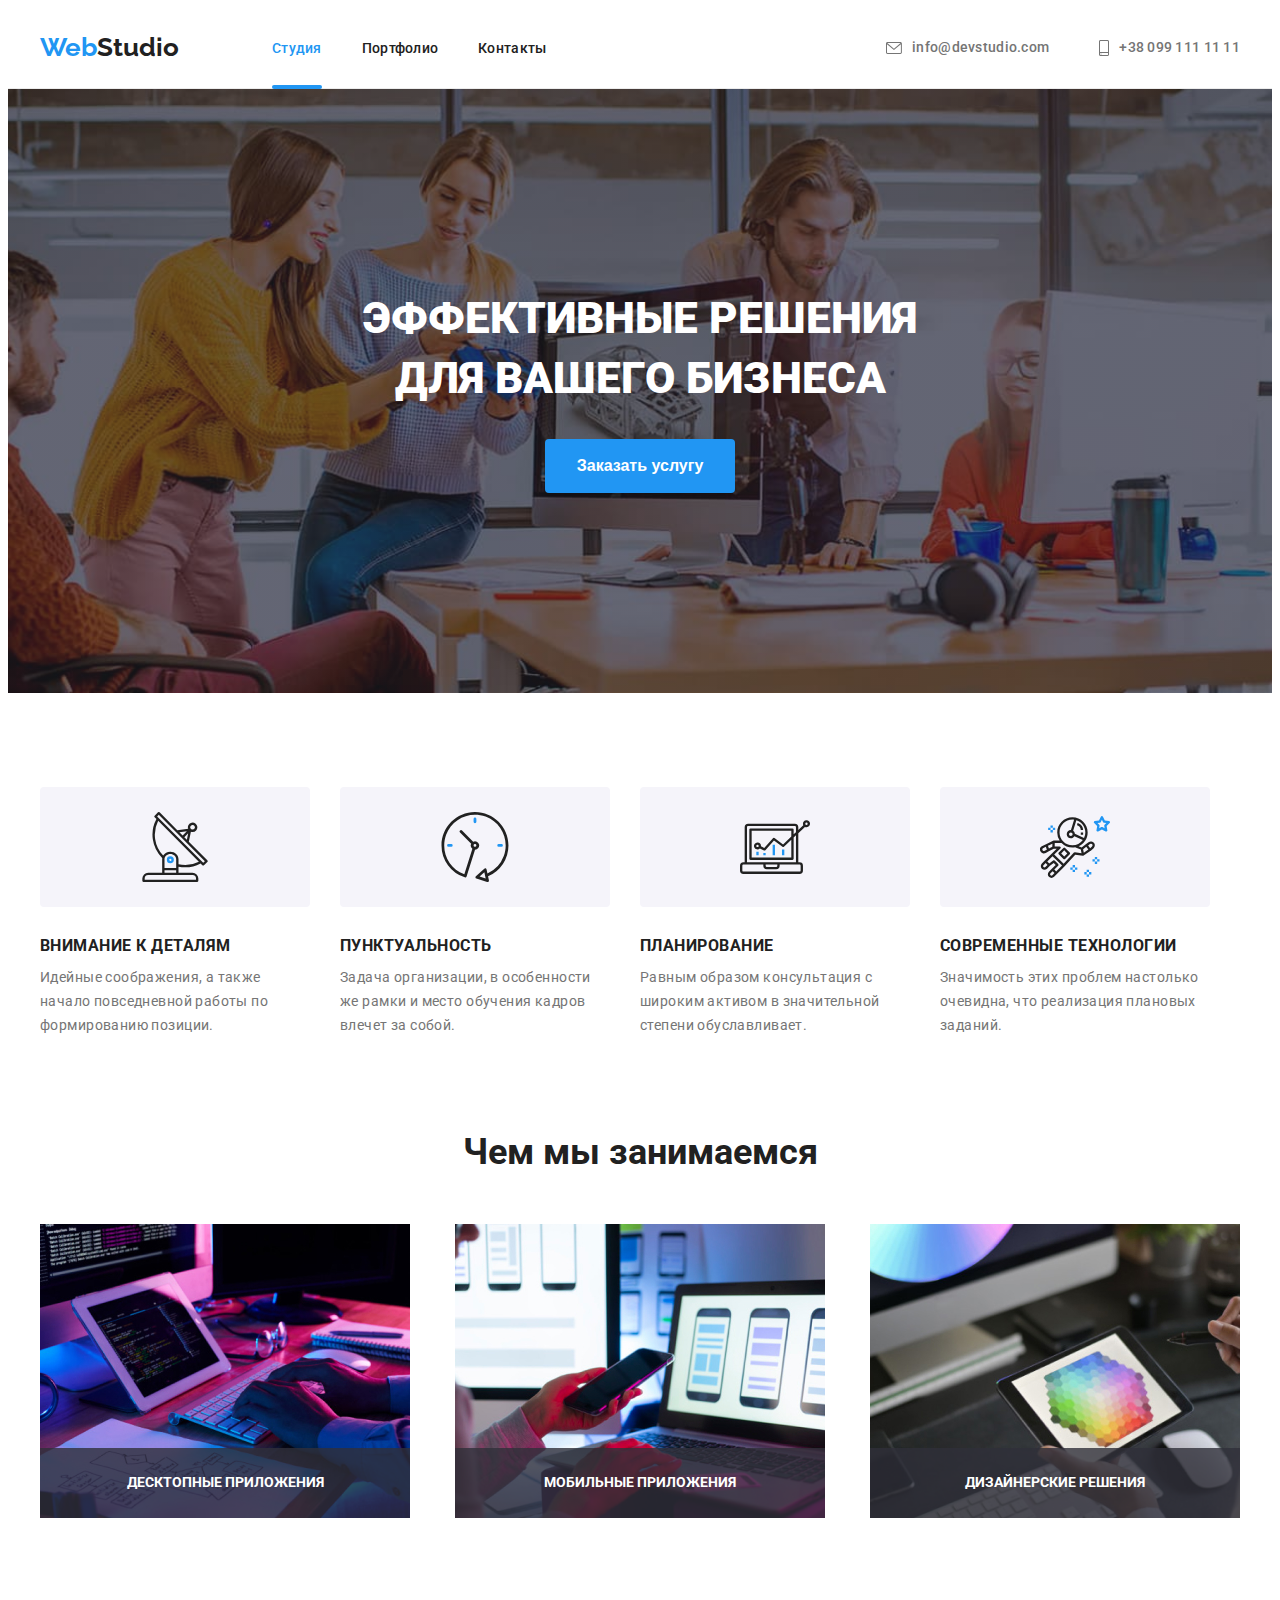
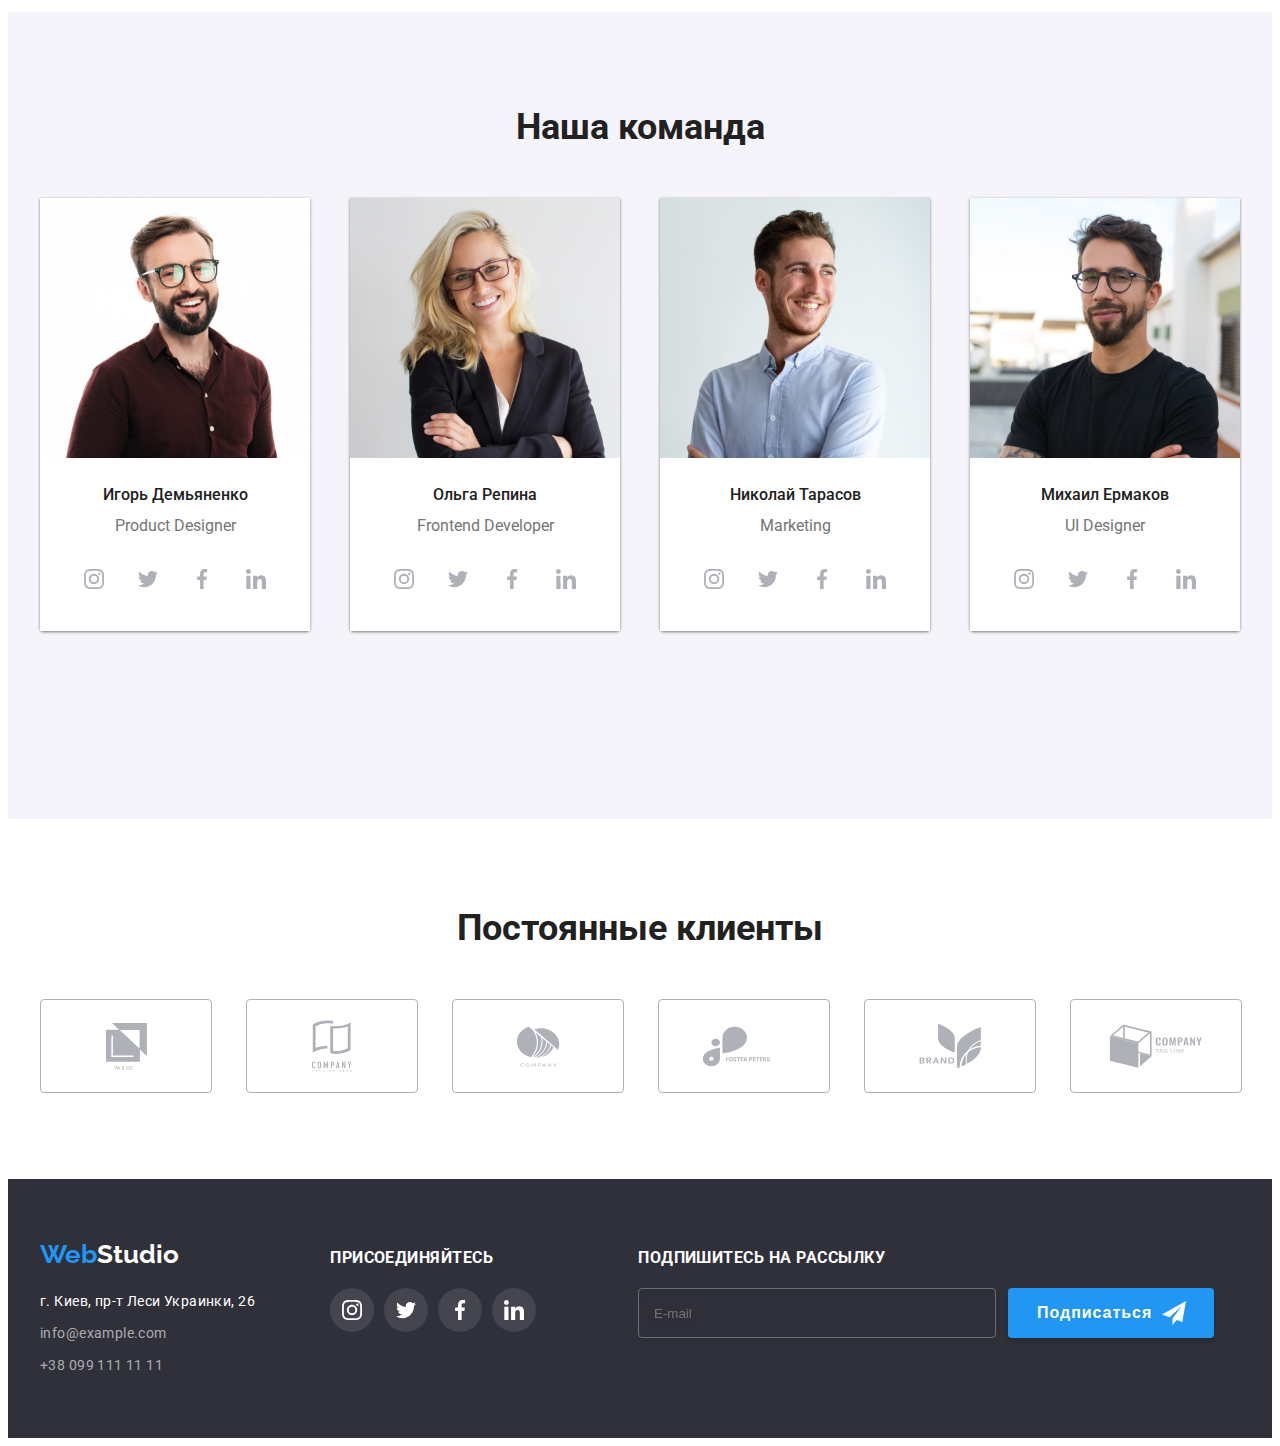
<file: index.html>
<!DOCTYPE html>
<html lang="en">
<head>
    <meta charset="UTF-8">
    <meta http-equiv="X-UA-Compatible" content="IE=edge">
    <meta name="viewport" content="width=device-width, initial-scale=1.0">
    <title>Document</title>
    <link rel="preconnect" href="https://fonts.gstatic.com">
    <link href="https://fonts.googleapis.com/css2?family=Raleway:wght@700&family=Roboto:wght@400;500;700;900&display=swap"
        rel="stylesheet">
    <link rel="stylesheet" href="https://cdnjs.cloudflare.com/ajax/libs/modern-normalize/1.1.0/modern-normalize.min.css"
        integrity="sha512-wpPYUAdjBVSE4KJnH1VR1HeZfpl1ub8YT/NKx4PuQ5NmX2tKuGu6U/JRp5y+Y8XG2tV+wKQpNHVUX03MfMFn9Q=="
        crossorigin="anonymous" referrerpolicy="no-referrer" />
    <link rel="stylesheet" href="https://cdnjs.cloudflare.com/ajax/libs/animate.css/4.1.1/animate.min.css" />
    <link rel="stylesheet" href="./css/main.min.css">
</head>

<body>
    <header class="header bord">
        <div class="container header-cont">
            <nav class="navigation ">
                <a class="logo link " href="./index.html"><span class="logo-text">Web</span>Studio</a>
                <ul class="menu">
                    <li class="menu__item list">
                        <a class="menu__link link current header-link" href="">Студия</a>
                    </li>
                    <li class="menu__item list">
                        <a class="menu__link link header-link" href="./portfolio.html">Портфолио</a>
                    </li>
                    <li class="menu__item list">
                        <a class="menu__link link header-link" href="">Контакты</a>
                    </li>
                </ul>
            </nav>
            
            <ul class="auth-nav list header">
                <li>
                    <a class="mail-link link header-link" href="mailto:info@devstudio.com">
                        <svg class="icon-mail">
                            <use href="./images/sprite.svg#icon-envelope"></use>
                        </svg>
                        info@devstudio.com
                    </a>
                </li>
                <li>
                    <a class="tel-link link header-link" href="tel:+380991111111">
                        <svg class="icon-phon">
                            <use href="./images/sprite.svg#icon-smartphone"></use>
                        </svg>
                        +38 099 111 11 11
                    </a>
                </li>
            </ul>
        </div>
    </header>
    <main>
        <section class="hero">
                <div class="container">
                    <h1 class="hero__title down">ЭФФЕКТИВНЫЕ РЕШЕНИЯ <br /> ДЛЯ ВАШЕГО БИЗНЕСА</h1>
                
                    <button class="modal-btn" type="button" data-modal-open>Заказать услугу</button>
                </div>
        </section>
        
        <section class="skill">
            <div class="container">
                <h2 class="skill__title visually-hidden">Заголовок</h2>
                    <ul class="skill__roster list"> 
                        <li class="skill__item">
                            <div class="icon-group">
                                <svg width="70px" height="70px">
                                    <use href="./images/sprite.svg#icon-antenna"></use>
                                </svg>
                            </div>
                            <h3 class="roster__title roster_down">Внимание к деталям</h3>
                            <p class="skill__description">Идейные соображения, а также начало повседневной работы по формированию позиции.</p>
                            
                        </li>
                        <li class="skill__item">
                            <div class="icon-group">
                                <svg width="70px" height="70px">
                                    <use href="./images/sprite.svg#icon-clock"></use>
                                </svg>
                            </div>
                            <h3 class="roster__title roster_down" >Пунктуальность</h3>
                            <p class="skill__description" >Задача организации, в особенности же рамки и место обучения кадров влечет за собой.</p>
                        </li>
                        <li class="skill__item">
                            <div class="icon-group">
                                <svg width="70px" height="70px">
                                    <use href="./images/sprite.svg#icon-diagram-1"></use>
                                </svg>
                            </div>
                            <h3 class="roster__title roster_down">Планирование</h3>
                            <p class="skill__description" >Равным образом консультация с широким активом в значительной степени обуславливает.</p>
                        </li>
                        <li class="skill__item">
                            <div class="icon-group">
                                <svg width="70px" height="70px">
                                    <use href="./images/sprite.svg#icon-astronaut"></use>
                                </svg>
                            </div>
                            <h3 class="roster__title roster_down" >Современные технологии</h3>
                            <p class="skill__description">Значимость этих проблем настолько очевидна, что реализация плановых заданий.</p>
                        </li>
                </ul>
            </div>
        </section>
        
        <section class="work">
            <div class="container">
            <h2 class="work__title" lang="ru">Чем мы занимаемся</h2>
            <ul class="work__roster list " >
                <li class="work__top">
                    <img src="./images/зображення_роб._cтолу1.jpg" alt="зображення робочого столу" width="370" height="294">
                    <P class="work__list">Десктопные приложения</P>
                </li>
                <li class="work__top">
                    <img src="./images/зображення_роб._cтолу2.jpg" alt="зображення робочого столу" width="370" height="294">
                    <P class="work__list">Мобильные приложения</P>
                </li>
                <li class="work__top">
                    <img src="./images/зображення_роб._cтолу3.jpg" alt="зображення робочого столу" width="370" height="294">
                    <P class="work__list">Дизайнерские решения</P>
                </li>
            </ul>
            </div>
        </section>
        
        <section class="team" >
            <div class="container">
                <h2 class="team__title">Наша команда</h2>
                <ul class="team__roster list">
                    <li class="team__list">
                        <img src="./images/фото_Игорь_Демьяненко.jpg" alt="foto Product Designer Игорь Демьяненко" width="270" height="260">
                        <div class="team-describe">
                            <h3 class="team__member">Игорь Демьяненко</h3>
                            <p class="team__activity">Product Designer</p>
                            <ul class="social-list list">
                                <li class="social-list_team">
                                    <a href="" class="social-list-link">
                                        <svg class="social-list-icon">
                                            <use class="icon-social" href="./images/sprite.svg#icon-instagram"></use>                                      
                                        </svg>
                                    </a>
                                </li>
                                <li class="social-list_team">
                                    <a href="" class="social-list-link">
                                        <svg class="social-list-icon">
                                            <use href="./images/sprite.svg#icon-twitter"></use>
                                        </svg>
                                    </a>
                                </li>
                                <li class="social-list_team">
                                    <a href="" class="social-list-link">
                                        <svg class="social-list-icon">
                                            <use href="./images/sprite.svg#icon-facebook"></use>
                                        </svg>
                                    </a>
                                </li>
                                <li class="social-list_team">
                                    <a href="" class="social-list-link">
                                        <svg class="social-list-icon"> 
                                            <use href="./images/sprite.svg#icon-linkedin"></use>
                                        </svg>
                                    </a>
                                </li>
                            </ul>
                        </div>
                    </li>

                    <li class="team__list">
                        <img src="./images/фото_Ольга_Репина.jpg" alt="foto Frontend Developer Ольга Репина" width="270" height="260">
                        <div class="team-describe">
                            <h3 class="team__member">Ольга Репина</h3>
                            <p class="team__activity">Frontend Developer</p>
                            <ul class="social-list list">
                                <li class="social-list_team">
                                    <a href="" class="social-list-link">
                                        <svg class="social-list-icon">
                                            <use class="icon-social" href="./images/sprite.svg#icon-instagram"></use>
                                        </svg>
                                    </a>
                                </li>
                                <li class="social-list_team">
                                    <a href="" class="social-list-link">
                                        <svg class="social-list-icon">
                                            <use href="./images/sprite.svg#icon-twitter"></use>
                                        </svg>
                                    </a>
                                </li>
                                <li class="social-list_team">
                                    <a href="" class="social-list-link">
                                        <svg class="social-list-icon">
                                            <use href="./images/sprite.svg#icon-facebook"></use>
                                        </svg>
                                    </a>
                                </li>
                                <li class="social-list_team">
                                    <a href="" class="social-list-link">
                                        <svg class="social-list-icon">
                                            <use href="./images/sprite.svg#icon-linkedin"></use>
                                        </svg>
                                    </a>
                                </li>
                            </ul>
                        </div>
                    </li>

                    <li class="team__list">
                        <img src="./images/фото_Николай_Тарасов.jpg" alt="foto Marketing Михаил Ермаков" width="270" height="260">
                        <div class="team-describe">
                            <h3 class="team__member" >Николай Тарасов</h3>
                            
                            <P class="team__activity">Marketing</P>
                            <ul class="social-list list">
                                <li class="social-list_team">
                                    <a href="" class="social-list-link">
                                        <svg class="social-list-icon">
                                            <use class="icon-social" href="./images/sprite.svg#icon-instagram"></use>
                                        </svg>
                                    </a>
                                </li>
                                <li class="social-list_team">
                                    <a href="" class="social-list-link">
                                        <svg class="social-list-icon">
                                            <use href="./images/sprite.svg#icon-twitter"></use>
                                        </svg>
                                    </a>
                                </li>
                                <li class="social-list_team">
                                    <a href="" class="social-list-link">
                                        <svg class="social-list-icon">
                                            <use href="./images/sprite.svg#icon-facebook"></use>
                                        </svg>
                                    </a>
                                </li>
                                <li class="social-list_team">
                                    <a href="" class="social-list-link">
                                        <svg class="social-list-icon">
                                            <use href="./images/sprite.svg#icon-linkedin"></use>
                                        </svg>
                                    </a>
                                </li>
                            </ul>
                        </div>
                    </li>

                    <li class="team__list">
                        <img src="./images/фото_Михаил_Ермаков.jpg" alt="foto UI Designer Михаил Ермаков " width="270" height="260">
                        <div class="team-describe">
                            <h3 class="team__member">Михаил Ермаков</h3>
                            <p class="team__activity">UI Designer</p>
                            <ul class="social-list list">
                                <li class="social-list_team">
                                    <a href="" class="social-list-link">
                                        <svg class="social-list-icon">
                                            <use class="icon-social" href="./images/sprite.svg#icon-instagram"></use>
                                        </svg>
                                    </a>
                                </li>
                                <li class="social-list_team">
                                    <a href="" class="social-list-link">
                                        <svg class="social-list-icon">
                                            <use href="./images/sprite.svg#icon-twitter"></use>
                                        </svg>
                                    </a>
                                </li>
                                
                                <li class="social-list_team">
                                    <a href="" class="social-list-link">
                                        <svg class="social-list-icon">
                                            <use href="./images/sprite.svg#icon-facebook"></use>
                                        </svg>
                                    </a>
                                </li>
                                <li class="social-list_team">
                                    <a href="" class="social-list-link">
                                        <svg class="social-list-icon">
                                            <use href="./images/sprite.svg#icon-linkedin"></use>
                                        </svg>
                                    </a>
                                </li>
                            </ul>
                        </div>
                    </li>
                </ul>
            </div>
        </section>

        <section class="clients">
            <div class="container">
                <h2 class="team__title">Постоянные клиенты</h2>
                
                    <ul class="clients-list list">
                        <li class="icon-list">
                            <a href="" class="icon-list-link">
                                <svg class="clients-list-icon" width="41px" height="47px">
                                    <use class="icon-social" href="./images/sprite.svg#icon-group"></use>
                                </svg>
                            </a>
                        </li>
                            <li class="icon-list">
                                <a href="" class="icon-list-link">
                                    <svg class="clients-list-icon" width="40px" height="52px">
                                        <use class="icon-social" href="./images/sprite.svg#icon-group-1"></use>
                                    
                                    </svg>
                                </a>
                            </li>
                        <li class="icon-list">
                            <a href="" class="icon-list-link">
                                <svg class="clients-list-icon" width="44px" height="41px">
                                    <use class="icon-social" href="./images/sprite.svg#icon-group3"></use>
                                </svg>
                            </a>
                        </li>
                        <li class="icon-list">
                            <a href="" class="icon-list-link">
                                <svg class="clients-list-icon" width="85px" height="41px">
                                    <use class="icon-social" href="./images/sprite.svg#icon-group-2"></use>
                                </svg>
                            </a>
                        </li>
                        <li class="icon-list">
                            <a href="" class="icon-list-link">
                                <svg class="clients-list-icon" width="63px" height="46px">
                                    <use class="icon-social" href="./images/sprite.svg#icon-group-3"></use>
                                </svg>
                            </a>
                        </li>
                        <li class="icon-list">
                            <a href="" class="icon-list-link">
                                <svg class="clients-list-icon" width="94px" height="44px">
                                    <use class="icon-social" href="./images/sprite.svg#icon-group-4"></use>
                                </svg>
                            </a>
                        </li>
                        
                    </ul>
            </div>
        </section>
    </main>

    <footer class="footer">
        <div class="footer-information container">
            
            <div class="logo-second">
                    <a class="logo-footer link" href="./index.html"><span class="logo-text">Web</span><span
                            class="logo-txt">Studio</span>
                    </a>
                
                    <address class="footer-address">
                        <ul class="communication list">
                            <li class="address"><a class="location link" href="">г. Киев, пр-т Леси Украинки, 26</a></li>
                            <li class="footer-mail"><a class="communication-mail link"
                                    href="meilto:info@example.com">info@example.com</a></li>
                            <li class="footer-tel"><a class="communication-tel link" href="tel:+380991111111">+38 099 111 11 11</a></li>
                        </ul>
                    </address>
            </div>
           
            <div class="footer-right-box">
                <h3 class="footer-right-title">присоединяйтесь</h3>
                <ul class="footer-list list">
                    <li>
                        <a href="" class="footer-list-social">
                            <svg class="footer-list-icon">
                                <use href="./images/sprite.svg#icon-instagram" ></use>
                            </svg>
                        </a>
                    </li>
                    <li>
                        <a href="" class="footer-list-social">
                            <svg class="footer-list-icon">
                                <use href="./images/sprite.svg#icon-twitter"></use>
                            </svg>
                        </a>
                    </li>
                    <li>
                        <a href="" class="footer-list-social">
                            <svg class="footer-list-icon">
                                <use href="./images/sprite.svg#icon-facebook"></use>
                            </svg>
                        </a>
                    </li>
                    <li>
                        <a href="" class="footer-list-social">
                            <svg class="footer-list-icon">
                                <use href="./images/sprite.svg#icon-linkedin"></use>
                            </svg>
                        </a>
                    </li>
                </ul>
            </div>

            <form class="form-footer" >
                <h3 class="footer-right-title" >Подпишитесь на рассылку</h3>
               <div class="btn-input">
                    <input type="email" name="singup" id="singup" class="singup-footer-form" placeholder="E-mail" required>
                    <button type="submit" class="button-form">Подписаться
                        <svg class="svg-form-footer" width="24px" height="24px">
                            <use href="./images/sprite.svg#icon-telegram"></use>
                        </svg>
                    </button>
                </div>
            </form>
        </div>
    </footer>

    <div class="backdrop is-hidden" data-modal>
        <div class="modal">
            <button type="button" class="close-btn" data-modal-close>
                <svg class="close-btn-icon"  width="11px" height="11px" >
                    <use href="./images/sprite.svg#icon-close" ></use>
                </svg>
            </button>

            <form action="#" class="modal-form">
            <p class="modal-form-head">Оставьте свои данные, мы вам перезвоним</p>
               
                <label class="modal-form-field">Имя
                    <span class="modal-form-input-wrapper">
                        <input type="text" class="input-form-field" name="user-name" minlength="2" required>
                        <svg class="modal-form-icon">
                            <use href="./images/sprite.svg#icon-person-black"></use>
                        </svg>
                    </span>
                    
                </label>
                    
                <label class="modal-form-field">Телефон
                    <span class="modal-form-input-wrapper">
                        <input type="tel" class="input-form-field" name="user-phone" pattern="[0-9]{3}-[0-9]{3}-[0-9]{2}-[0-9]{2}" title="096-000-00-00" required>
                        <svg class="modal-form-icon">
                            <use href="./images/sprite.svg#icon-phone-black"></use>
                        </svg>
                    </span>
                </label>

                <label class="modal-form-field">Почта
                    <span class="modal-form-input-wrapper">
                        <input type="email" class="input-form-field" name="user-mail" required>
                        <svg class="modal-form-icon">
                            <use href="./images/sprite.svg#icon-email-black"></use>
                        </svg>
                    </span>
                </label>

                <label class="modal-form-field">Комментарий
                    <textarea name="user-message" class="modal-form-message" placeholder="Введите текст"></textarea>
                </label>
                    <input type="checkbox" id="accept-policy" class="modal-form-checkbox visually-hidden-checkbox" >
                    <label for="accept-policy" class="modal-form-checkbox-label">Соглашаюсь с рассылкой и принимаю&nbsp;<a href="" class="modal-form-label-link">Условия договора</a></label>
                <button type="submit" class="form-modal-btn">Отправить</button>
            </form>
        </div>
    </div>

    <script src="./js/modal.js"></script>
</body>

</html>
</file>
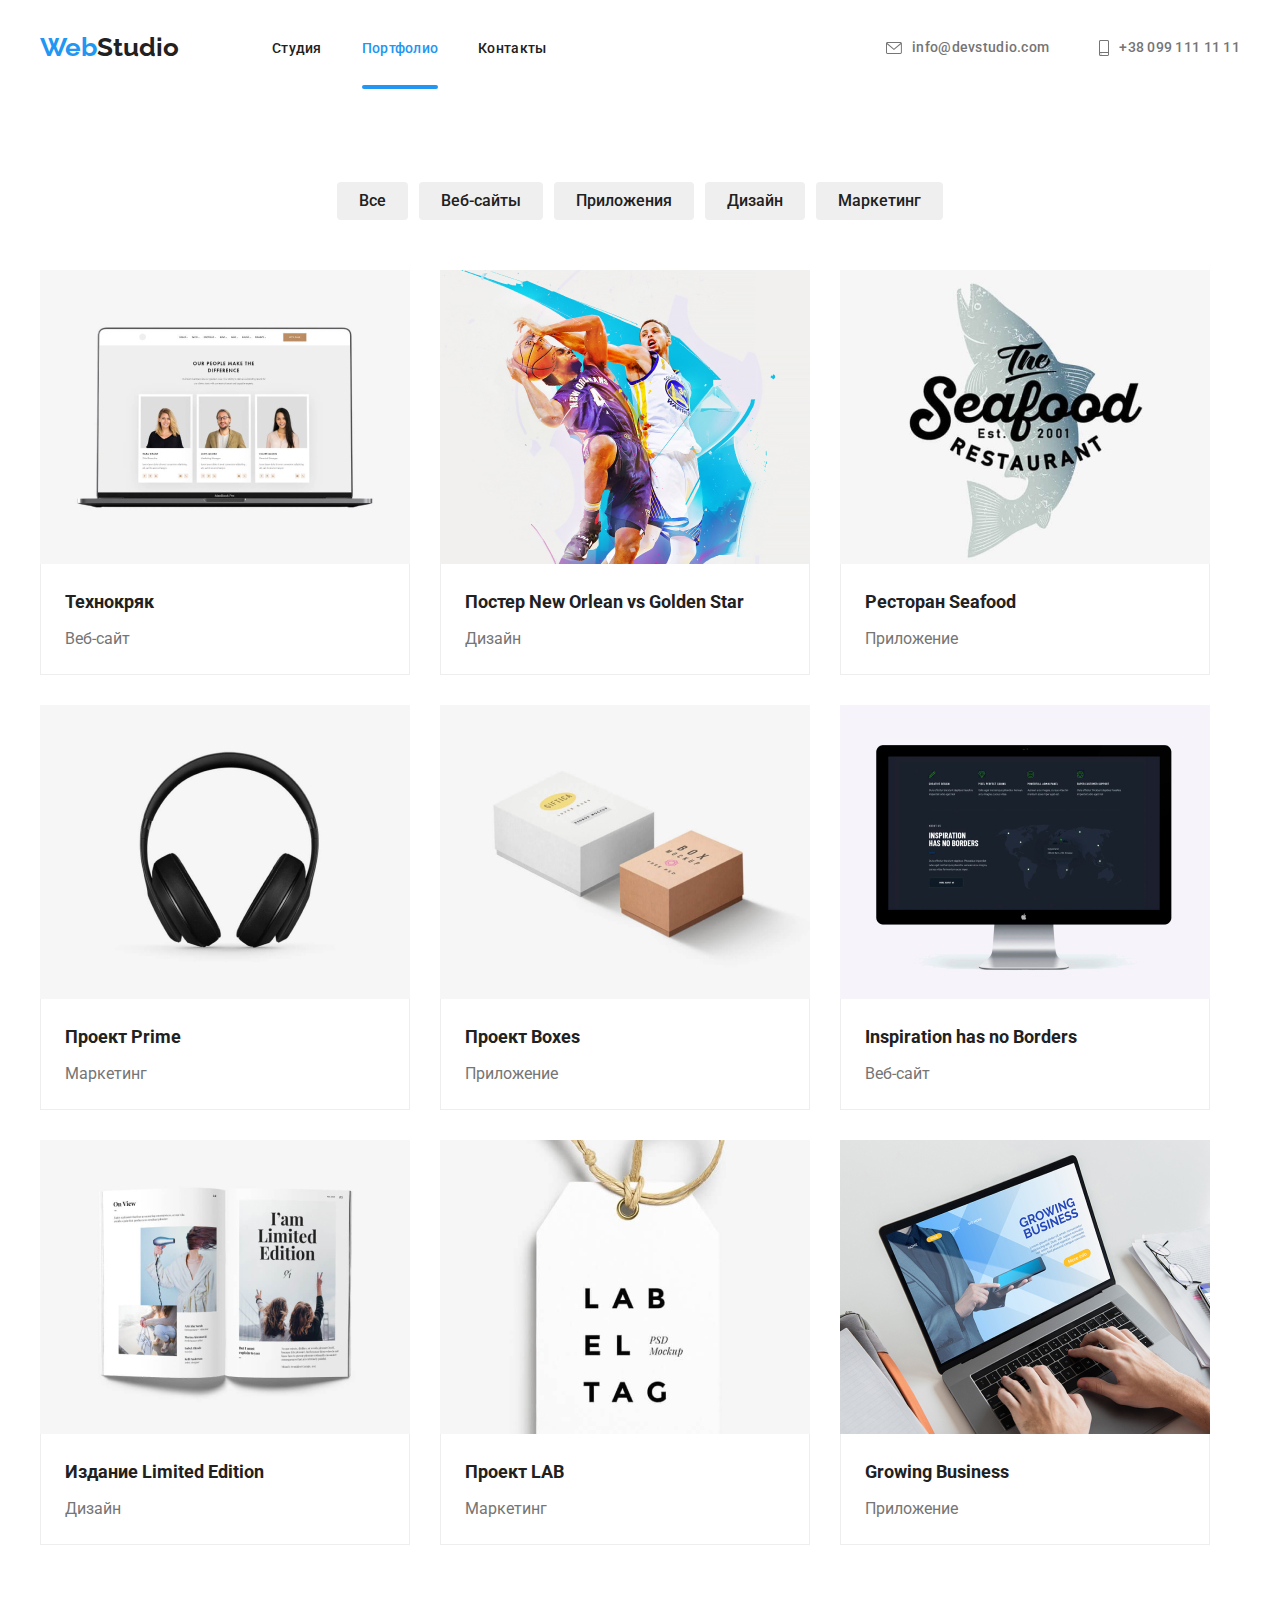
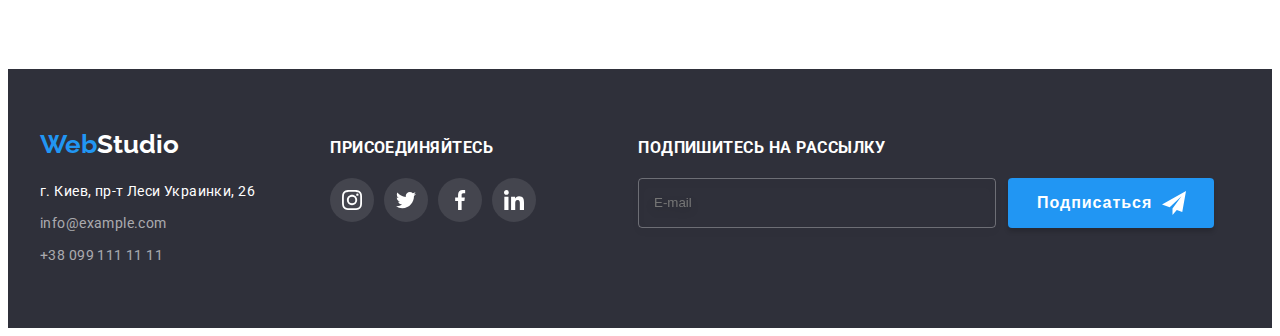
<file: portfolio.html>
<!DOCTYPE html>
<html lang="en">
<head>
    <meta charset="UTF-8">
    <meta http-equiv="X-UA-Compatible" content="IE=edge">
    <meta name="viewport" content="width=device-width, initial-scale=1.0">
    <title>Document</title>
    <link rel="preconnect" href="https://fonts.gstatic.com">
    <link href="https://fonts.googleapis.com/css2?family=Raleway:wght@700&family=Roboto:wght@400;500;700;900&display=swap"
        rel="stylesheet">
    <link rel="stylesheet" href="https://cdnjs.cloudflare.com/ajax/libs/modern-normalize/1.1.0/modern-normalize.min.css"
        integrity="sha512-wpPYUAdjBVSE4KJnH1VR1HeZfpl1ub8YT/NKx4PuQ5NmX2tKuGu6U/JRp5y+Y8XG2tV+wKQpNHVUX03MfMFn9Q=="
        crossorigin="anonymous" referrerpolicy="no-referrer" />
    <link rel="stylesheet" href="https://cdnjs.cloudflare.com/ajax/libs/animate.css/4.1.1/animate.min.css" />
    <link rel="stylesheet" href="./css/main.min.css">
</head>

<body>
    
    <header class="header-bord">
        <div class="container header-cont">
            <nav class="navigation">
                <a class="logo link" href="./index.html"><span class="logo-text">Web</span>Studio</a>
                <ul class="menu">
                    <li class="menu__item list">
                        <a class="menu__link link header-link" href="./index.html">Студия</a>
                    </li>
                    <li class="menu__item list">
                        <a class="menu__link link current header-link" href="./portfolio.html">Портфолио</a>
                    </li>
                    <li class="menu__item list">
                        <a class="menu__link link header-link" href="">Контакты</a>
                    </li>
                </ul>
            </nav>
    
            <ul class="auth-nav list header">
                <li>
                    <a class="mail-link link header-link" href="mailto:info@devstudio.com">
                        <svg class="icon-mail">
                            <use href="./images/sprite.svg#icon-envelope"></use>
                        </svg>
                        info@devstudio.com</a>
                </li>
                <li>
                    <a class="tel-link link header-link" href="tel:+380991111111">
                        <svg class="icon-phon">
                            <use href="./images/sprite.svg#icon-smartphone"></use>
                        </svg>
                        +38 099 111 11 11</a>
                </li>
            </ul>
        </div>
    </header>

    <main>
        <section class="section-skill">
            <div class="container">
                <h2 class="skill-title visually-hidden">заголовок</h2>
                <ul class="nav list">
                    <li class="list-butt">
                        <button class="nav-button" type="button">Все</button>
                    </li> 
                    <li class="list-butt">
                        <button class="nav-button" type="button">Веб-сайты</button>
                    </li> 
                    <li class="list-butt">
                        <button class="nav-button" type="button">Приложения</button>
                    </li> 
                    <li class="list-butt">
                        <button class="nav-button" type="button">Дизайн</button>
                    </li> 
                    <li class="list-butt">
                        <button class="nav-button" type="button">Маркетинг</button>
                    </li> 
                </ul>
            
        

        
            
                <ul class="card-list list"> 
                    <li class="portfolio-card">
                        <a class="card-way link" href="">
                            <div class="img-overlay">
                                <img class="imgwork" src="./images/зображення_ноутбука.jpg" alt="foto notebook" width="370" height="294">
                                <p class="overlay">Технокряк это современная площадка распространения коронавируса. Компании используют эту платформу
                                для цифрового шпионажа и атак на защищённые сервера конкурентов.</p>
                            </div>
                            
                            <div class="description">
                                <h3 class="card-title">Технокряк</h3>
                                <p class="card-text">Веб-сайт</p>
                            </div>
                        </a>
                    </li>
                    <li class="portfolio-card">
                        <a class="card-way link" href="">
                            <div class="img-overlay">
                                <img class="imgwork" src="./images/зображення_баскетболістів.jpg" alt="foto basketball players" width="370" height="294">
                                <p class="overlay">Технокряк это современная площадка распространения коронавируса. Компании используют эту платформу
                                для цифрового шпионажа и атак на защищённые сервера конкурентов.</p>
                            </div>
                        
                            <div class="description">
                                <h3 class="card-title">Постер New Orlean vs Golden Star</h3>
                                <p class="card-text">Дизайн</p>
                            </div>
                        </a>
                    </li>
                    <li class="portfolio-card">
                        <a class="card-way link" href="">
                            <div class="img-overlay">
                                <img class="imgwork" src="./images/зображення_акули.jpg" alt="foto shark" width="370" height="294">
                                <p class="overlay">Технокряк это современная площадка распространения коронавируса. Компании используют эту платформу
                                для цифрового шпионажа и атак на защищённые сервера конкурентов.</p>
                            </div>
                            
                            <div class="description">
                                <h3 class="card-title">Ресторан Seafood</h3>
                                <p class="card-text">Приложение</p>
                            </div>
                        </a>
                    </li>
                    <li class="portfolio-card">
                        <a class="card-way link" href="">
                            <div class="img-overlay">
                                <img class="imgwork" src="./images/зображення_навушники.jpg" alt="foto headphone" width="370" height="294">
                                <p class="overlay">Технокряк это современная площадка распространения коронавируса. Компании используют эту платформу
                                для цифрового шпионажа и атак на защищённые сервера конкурентов.</p>
                            </div>
                           
                            <div class="description">
                                <h3 class="card-title">Проект Prime</h3>
                                <p class="card-text">Маркетинг</p>
                            </div>
                        </a>
                    </li>
                    <li class="portfolio-card">
                        <a class="card-way link" href="">
                            <div class="img-overlay">
                                <img class="imgwork" src="./images/зображення_коробок.jpg" alt="foto Boxes" width="370" height="294">
                                <p class="overlay">Технокряк это современная площадка распространения коронавируса. Компании используют эту платформу
                                для цифрового шпионажа и атак на защищённые сервера конкурентов.</p>

                            </div>
                           
                            <div class="description">
                                <h3 class="card-title">Проект Boxes</h3>
                                <p class="card-text">Приложение</p>
                            </div>
                        </a>
                    </li>
                    <li class="portfolio-card">
                        <a class="card-way link" href="">
                            <div class="img-overlay">
                                <img class="imgwork" src="./images/зображення_монітора.jpg" alt="foto monitor" width="370" height="294">
                                <p class="overlay">Технокряк это современная площадка распространения коронавируса. Компании используют эту платформу
                                 для цифрового шпионажа и атак на защищённые сервера конкурентов.</p>
                            </div>
                           
                            <div class="description">
                                <h3 class="card-title">Inspiration has no Borders</h3>
                                <p class="card-text">Веб-сайт</p>
                            </div>
                        </a>
                    </li>
                    <li class="portfolio-card">
                        <a class="card-way link" href="">
                            <div class="img-overlay">
                                <img class="imgwork" src="./images/зображення_журнала.jpg" alt="foto magazine" width="370" height="294">
                                <p class="overlay">Технокряк это современная площадка распространения коронавируса. Компании используют эту платформу
                                для цифрового шпионажа и атак на защищённые сервера конкурентов.</p>
                            </div>
                           
                            <div class="description">
                                <h3 class="card-title">Издание Limited Edition</h3>
                                <p class="card-text">Дизайн</p>
                            </div>
                        </a>
                    </li>
                    <li class="portfolio-card">
                        <a class="card-way link" href="">
                            <div class="img-overlay">
                                <img class="imgwork" src="./images/зображенння_ярлика.jpg" alt="foto label" width="370" height="294">
                                <p class="overlay">Технокряк это современная площадка распространения коронавируса. Компании используют эту платформу
                                 для цифрового шпионажа и атак на защищённые сервера конкурентов.</p>
                            </div>
                            
                            <div class="description">
                                <h3 class="card-title">Проект LAB</h3>
                                <p class="card-text">Маркетинг</p>
                            </div>
                        </a>
                    </li>
                    <li class="portfolio-card">
                        <a class="card-way link" href="">
                            <div class="img-overlay">
                                <img class="imgwork" src="./images/зображення_робочого_столу.jpg" alt="foto Growing Business" width="370" height="294">
                                <p class="overlay">Технокряк это современная площадка распространения коронавируса. Компании используют эту платформу
                                для цифрового шпионажа и атак на защищённые сервера конкурентов.</p>

                            </div>
                            
                            <div class="description">
                                <h3 class="card-title">Growing Business</h3>
                                <p class="card-text">Приложение</p>
                            </div>
                        </a>
                    </li>
                </Ul>
            </div>
        </section>
    </main>

    <footer class="footer">
        <div class="footer-information container">
    
            <div class="logo-second">
                <a class="logo-footer link" href="./index.html"><span class="logo-text">Web</span><span
                        class="logo-txt">Studio</span>
                </a>
    
                <address class="footer-address">
                    <ul class="communication list">
                        <li class="address"><a class="location link" href="">г. Киев, пр-т Леси Украинки, 26</a></li>
                        <li class="footer-mail"><a class="communication-mail link"
                                href="meilto:info@example.com">info@example.com</a></li>
                        <li class="footer-tel"><a class="communication-tel link" href="tel:+380991111111">+38 099 111 11
                                11</a></li>
                    </ul>
                </address>
            </div>
    
            <div class="footer-right-box">
                <h3 class="footer-right-title">присоединяйтесь</h3>
                <ul class="footer-list list">
                    <li>
                        <a href="" class="footer-list-social">
                            <svg class="footer-list-icon">
                                <use href="./images/sprite.svg#icon-instagram"></use>
                            </svg>
                        </a>
                    </li>
                    <li>
                        <a href="" class="footer-list-social">
                            <svg class="footer-list-icon">
                                <use href="./images/sprite.svg#icon-twitter"></use>
                            </svg>
                        </a>
                    </li>
                    <li>
                        <a href="" class="footer-list-social">
                            <svg class="footer-list-icon">
                                <use href="./images/sprite.svg#icon-facebook"></use>
                            </svg>
                        </a>
                    </li>
                    <li>
                        <a href="" class="footer-list-social">
                            <svg class="footer-list-icon">
                                <use href="./images/sprite.svg#icon-linkedin"></use>
                            </svg>
                        </a>
                    </li>
                </ul>
            </div>
                    <form class="form-footer">
                        <h3 class="footer-right-title">Подпишитесь на рассылку</h3>
                        <div class="btn-input">
                            <input type="email" name="singup" id="singup" class="singup-footer-form" placeholder="E-mail" required>
                            <button type="submit" class="button-form">Подписаться
                                <svg class="svg-form-footer" width="24px" height="24px">
                                    <use href="./images/sprite.svg#icon-telegram"></use>
                                </svg>
                            </button>
                        </div>
                    </form>
        </div>
    </footer>
</body>
</html>
</file>
<file: css/main.min.css>
:root{--main-font: "Roboto", sans-serif;--secondary-font: "Raleway", sans-serif;--accent-color: #212121;--secondary-color: #2196f3;--third-color: #757575;--white-color: #ffffff}* *::before,*::after{box-sizing:border-box}body{font-family:var(--main-font);font-style:normal;font-weight:normal;font-size:14px}img{display:block}.list{list-style:none}.link{text-decoration:none}h1,h2,h3,h4,h5,h6,p{margin-top:0;margin-bottom:0}ul,ol{margin-top:0;margin-bottom:0}.container{width:1200px;padding-left:15px;padding-right:15px;margin:0 auto}.visually-hidden{position:absolute;clip:rect(0 0 0 0);width:1px;height:1px;margin:-1px}.visually-hidden-checkbox{position:absolute !important;clip:rect(1px 1px 1px 1px);clip:rect(1px, 1px, 1px, 1px);padding:0 !important;border:0 !important;height:1px !important;width:1px !important;overflow:hidden}.is-hidden{opacity:0;visibility:hidden;pointer-events:none}.logo{padding-top:24px;padding-bottom:25px;margin-right:93px}.logo,.logo-footer,.logo-text{font-family:var(--secondary-font);font-weight:bold;font-size:26px;line-height:1.19;color:var(--accent-color)}.logo-text{color:var(--secondary-color)}.logo-footer{padding:auto}.logo-second{margin-right:75px}.logo-txt{color:var(--white-color)}.header-link{padding-top:32px;padding-bottom:32px}.bord{border-bottom:1px solid #ECECEC}.header-cont{display:flex;align-items:center}.navigation{display:flex;align-items:center}.auth-nav{display:flex;align-items:center;margin-left:auto;padding-left:0px}.menu{display:flex;align-items:center;padding-left:0px}.menu__item:not(:last-child){margin-right:40px}.mail-link{display:flex;align-items:center;text-decoration:none;font-weight:500;text-align:center;line-height:1.14;letter-spacing:0.02em;margin-left:auto;margin-right:50px;color:var(--third-color);transition:color 250ms cubic-bezier(0.4, 0, 0.2, 1)}.mail-link:hover,.mail-link:focus{color:var(--secondary-color);fill:var(--secondary-color)}.tel-link{display:flex;align-items:center;text-decoration:none;font-weight:500;text-align:center;line-height:1.14;letter-spacing:0.02em;color:var(--third-color);transition:color 250ms cubic-bezier(0.4, 0, 0.2, 1)}.tel-link:hover,.tel-link:focus{color:var(--secondary-color);fill:var(--secondary-color)}.icon-mail{width:16px;height:12px;margin-right:10px;fill:currentColor}.icon-mail:hover,.icon-mail:focus{fill:var(--secondary-color)}.icon-phon{width:10px;height:16px;margin-right:10px;fill:currentColor}.icon-phon:hover,.icon-phon:focus{fill:var(--secondary-color)}.menu__link{font-weight:500;line-height:1.14;letter-spacing:0.02em;color:var(--accent-color);transition:color 250ms cubic-bezier(0.4, 0, 0.2, 1)}.menu__link:hover,.menu__link:focus{color:var(--secondary-color)}.menu__link.current:after{content:"";width:100%;height:4px;position:absolute;background:#2196F3;border-radius:2px;display:block;bottom:-1px}.current{color:var(--secondary-color);position:relative}.hero__title{font-family:var(--main-font);font-weight:900;font-size:44px;line-height:1.36;margin-bottom:30px;color:var(--white-color)}.hero{padding-top:200px;padding-bottom:200px;text-align:center;color:var(--white-color);background:#C4C4C4;background-image:linear-gradient(to right, rgba(47,48,58,0.4), rgba(47,48,58,0.4)),url(../images/bd.jpg);background-repeat:no-repeat;background-position:center;background-size:cover;max-width:1600px;margin:auto}.modal-btn{background-color:var(--secondary-color);box-shadow:0px 4px 4px rgba(0,0,0,0.15);font-weight:bold;font-size:16px;line-height:1.88;cursor:pointer;padding:12px 32px;border-radius:4px;color:var(--white-color);border:none;transition:background-color 250ms cubic-bezier(0.4, 0, 0.2, 1)}.modal-btn:hover,.modal-btn:focus{background-color:#188CE8}.skill__roster{display:flex;padding-left:0;margin-left:0}.skill{padding-top:94px}.team,.work,.section-skill{padding-top:94px;padding-bottom:94px}.roster_down{margin-bottom:10px}.roster__title{font-weight:bold;line-height:1.14;letter-spacing:0.03em;text-transform:uppercase;color:var(--accent-color)}.skill__item{flex-basis:calc((100%-120) / 4);width:270px}.skill__item:not(:first-child){margin-left:30px}.icon-group{display:flex;align-items:center;justify-content:center;width:270px;height:120px;background:#f5f4fa;border-radius:4px;margin-bottom:30px}.item-down:not(:last-child){margin-left:30px}.skill__description{font-family:var(--main-font);font-size:14px;line-height:24px;letter-spacing:0.03em;color:var(--third-color)}.work__roster{display:flex;padding-left:0;justify-content:space-between;margin-top:50px}.work__title{font-weight:bold;font-size:36px;line-height:1.17;text-align:center;margin-bottom:50px;color:var(--accent-color);margin:0px}.work__top{width:370px;position:relative}.work__list{font-family:var(--main-font);font-weight:bold;line-height:1.14;width:100%;height:70px;right:0;bottom:0;position:absolute;display:flex;justify-content:center;align-items:center;text-transform:uppercase;color:#FFFFFF;background:rgba(47,48,58,0.8)}.team{background-color:#F5F4FA}.team__roster{margin-bottom:94px}.team__roster{display:flex;padding-left:0px;justify-content:space-between;margin-top:50px}.team__list{box-shadow:0px 1px 3px var(--third-color);border-radius:0px 0px 4px 4px}.team__member,.team__activity{background-color:#FFFFFF;border-radius:3px}.team__title{font-weight:bold;font-size:36px;line-height:1.17;text-align:center;margin-bottom:50px;color:var(--accent-color);margin:0px}.team__member{font-size:16px;line-height:0.84;font-weight:500;text-align:center;color:var(--accent-color)}.team__activity{font-size:16px;line-height:1.89;margin-top:10px;margin-bottom:16px;text-align:center;color:var(--third-color)}.team-describe{padding:30px;padding-left:32px;padding-right:32px;background-color:var(--white-color)}.social-list{padding:0;display:flex;justify-content:space-between}.social-list-icon{width:20px;height:20px}.social-list-link{display:flex;align-items:center;justify-content:center;width:44px;height:44px;border-radius:50%;fill:#AFB1B8;background-color:#ffffff;transition:background-color 250ms cubic-bezier(0.4, 0, 0.2, 1),fill 250ms cubic-bezier(0.4, 0, 0.2, 1)}.social-list-link:hover,.social-list-link:focus{fill:#ffffff;background-color:#2196F3}.clients{padding-top:88px;padding-bottom:88px}.clients-list{margin-top:50px;display:flex;justify-content:space-between;padding-left:0px}.icon-list{width:170px;height:92px}.icon-list-link{display:flex;justify-content:center;align-items:center;border:1px solid #afb1b8;border-radius:4px;width:100%;height:100%;fill:#AFB1B8;transition:fill 250ms cubic-bezier(0.4, 0, 0.2, 1),border 250ms cubic-bezier(0.4, 0, 0.2, 1)}.icon-list-link:hover,.icon-list-link:focus{fill:var(--secondary-color);border:1px solid var(--secondary-color);border-radius:4px}.clients-list-icon{display:flex;align-items:center;justify-content:center}.backdrop{position:fixed;top:0;left:0;width:100vw;height:100vh;background:rgba(0,0,0,0.2);transition:opacity 250ms cubic-bezier(0.4, 0, 0.2, 1),visibility 250ms cubic-bezier(0.4, 0, 0.2, 1)}.modal{position:absolute;top:50%;left:50%;width:528px;height:581px;background-color:#ffffff;transform:translate(-50%, -50%);padding:40px}.close-btn{position:absolute;top:8px;right:8px;width:30px;height:30px;border-radius:50%;border:1px solid rgba(0,0,0,0.1);background-color:transparent;cursor:pointer;padding:0}.modal-form{display:flex;flex-direction:column}.modal-form-head{font-family:var(--main-font);font-weight:bold;font-size:20px;line-height:1.15;text-align:center;margin-bottom:12px}.modal-form-field{font-family:var(--main-font);font-weight:normal;font-size:12px;line-height:1.16;color:#757575;margin-bottom:10px}.modal-form-input-wrapper{position:relative;margin-top:4px;display:block}.modal-form-icon{position:absolute;width:18px;height:18px;fill:#212121;top:50%;left:12px;transform:translateY(-50%);transition:fill 250ms cubic-bezier(0.4, 0, 0.2, 1)}.modal-form-message{width:100%;height:120px;margin-top:6px;padding:12px 18px;border:1px solid rgba(33,33,33,0.2);border-radius:4px;resize:none;transition:border-color 250ms cubic-bezier(0.4, 0, 0.2, 1)}.modal-form-message::placeholder{color:rgba(117,117,117,0.5)}.modal-form-message:focus{outline:none;border-color:var(--secondary-color)}.modal-form-checkbox-label{display:flex;align-items:center;margin-bottom:30px;font-weight:normal;font-size:14px;line-height:1.7;color:#757575;justify-content:center;letter-spacing:0.03em}.modal-form-checkbox-label::before{display:block;content:"";width:16px;height:16px;border:1px solid #212121;border-radius:3px;cursor:pointer;margin-right:7px;background-position:70% 60%;transition:border-color 250ms cubic-bezier(0.4, 0, 0.2, 1)}.modal-form-checkbox:checked+.modal-form-checkbox-label::before{background-image:url(../images/icon.check.svg);background-repeat:no-repeat;border:1px solid var(--secondary-color)}.modal-form-checkbox:focus+.modal-form-checkbox-label::before{border-color:var(--secondary-color)}.modal-form-label-link{text-decoration:underline;color:#2196f3}.button-form{background-color:var(--secondary-color);padding:10px 28px 10px 29px;box-shadow:0px 4px 4px rgba(0,0,0,0.15);border-radius:4px;border:none;font-weight:700;font-size:16px;line-height:1.87;letter-spacing:0.06em;color:var(--white-color);margin-left:12px;cursor:pointer;display:flex;align-items:center;transition:background-color 250ms cubic-bezier(0.4, 0, 0.2, 1)}.button-form:hover,.button-form:focus{background-color:#188ce8}.btn-input{display:flex}.input-form-field{width:100%;height:40px;border:1px solid rgba(33,33,33,0.2);border-radius:4px;padding-left:42px;transition:border-color 250ms cubic-bezier(0.4, 0, 0.2, 1)}.input-form-field:focus{outline:none;border-color:var(--secondary-color)}.input-form-field:focus+.modal-form-icon{fill:var(--secondary-color)}.form-modal-btn{margin:auto;width:200px;padding-top:10px;padding-bottom:10px;font-weight:700;font-size:16px;line-height:1.88;letter-spacing:0.06em;color:#ffffff;background-color:var(--secondary-color);border:none;box-shadow:0px 4px 4px rgba(0,0,0,0.15);border-radius:4px;transition:background-color 250ms cubic-bezier(0.4, 0, 0.2, 1);cursor:pointer}.form-modal-btn:hover,.form-modal-btn:focus{background-color:#188ce8}.svg-form-footer{margin-left:10px}.singup-footer-form{width:358px;height:50px;border:1px solid rgba(255,255,255,0.3);box-sizing:border-box;filter:drop-shadow(0px 4px 4px rgba(0,0,0,0.15));border-radius:4px;background-color:transparent;padding:15px;color:#ffffff}.singup-footer-form:focus{outline:none;border-color:var(--secondary-color)}.location{font-style:normal;line-height:1.71;letter-spacing:0.03em;color:var(--white-color)}.communication-mail{font-style:normal;line-height:1.71;letter-spacing:0.03em;color:rgba(255,255,255,0.6);transition:color 250ms cubic-bezier(0.4, 0, 0.2, 1)}.communication-mail:hover,.communication-mail:focus{color:var(--secondary-color)}.communication-tel{font-style:normal;line-height:1.71;letter-spacing:0.03em;color:rgba(255,255,255,0.6);transition:color 250ms cubic-bezier(0.4, 0, 0.2, 1)}.communication-tel:hover,.communication-tel:focus{color:var(--secondary-color)}.footer{background:#2f303a;padding-top:60px;padding-bottom:60px}.footer-address{margin-top:20px}.footer-mail{margin-top:8px}.footer-tel{margin-top:8px}.footer-right-title{font-weight:bold;line-height:1.14;letter-spacing:0.03em;text-transform:uppercase;margin-bottom:20px;color:var(--white-color)}.footer-information{display:flex;align-items:baseline}.footer-right-box{width:206px;margin-right:102px}.footer-list{display:flex;align-items:baseline;justify-content:space-between;padding:0}.footer-list-social{display:flex;align-items:center;justify-content:center;width:44px;height:44px;border-radius:50%;background-color:rgba(255,255,255,0.1);fill:#ffffff;transition:background-color 250ms cubic-bezier(0.4, 0, 0.2, 1)}.footer-list-social:hover,.footer-list-social:focus{background-color:var(--secondary-color)}.footer-list-icon{width:20px;height:20px}.communication{margin:0px;padding-left:0px}.nav-button{font-family:var(--main-font);font-weight:500;font-style:normal;font-size:16px;line-height:1.62;cursor:pointer;border:none;border-radius:4px;padding:6px 22px;color:var(--accent-color);transition:background-color 250ms cubic-bezier(0.4, 0, 0.2, 1),color 250ms cubic-bezier(0.4, 0, 0.2, 1),box-shadow 250ms cubic-bezier(0.4, 0, 0.2, 1)}.nav-button:hover,.nav-button:focus{background-color:var(--secondary-color);color:var(--white-color);box-shadow:0px 3px 1px rgba(0,0,0,0.1),0px 1px 2px rgba(0,0,0,0.08),0px 2px 2px rgba(0,0,0,0.12);border-radius:4px}.card-title{font-family:var(--main-font);font-weight:bold;font-size:18px;line-height:2;color:var(--accent-color)}.card-text{font-family:var(--main-font);font-size:16px;line-height:1.88;margin-top:4px;color:var(--third-color)}.description{padding:20px 24px;border-left:1px solid #EEEEEE;border-right:1px solid #EEEEEE;border-bottom:1px solid #EEEEEE}.nav{text-align:center;padding:0px;margin-bottom:50px}.list-butt{display:inline-block}.list-butt:not(:last-child){margin-right:8px}.card-list{padding:0px;display:flex;flex-wrap:wrap}.portfolio-card{width:370px;margin-right:30px;margin-bottom:30px}.portfolio-card:nth-child(3n){margin-right:0px}.card-way{transition:box-shadow 250ms cubic-bezier(0.4, 0, 0.2, 1);display:block}.card-way:hover,.card-way:focus{display:block;box-shadow:0px 1px 1px rgba(0,0,0,0.12),0px 4px 4px rgba(0,0,0,0.06),1px 4px 6px rgba(0,0,0,0.16)}.card-way:hover:hover .overlay,.card-way:hover:focus .overlay,.card-way:focus:hover .overlay,.card-way:focus:focus .overlay{transform:translateY(0%)}.imgwork{width:370px}.img-overlay{position:relative;overflow:hidden}.overlay{position:absolute;background:rgba(33,150,243,0.9);color:#FFFFFF;top:0;left:0;width:100%;height:100%;overflow:auto;padding:63px 24px;font-family:var(--main-font);font-size:18px;line-height:1.5;letter-spacing:0.03em;transform:translateY(100%);transition:transform 250ms cubic-bezier(0.4, 0, 0.2, 1)}
/*# sourceMappingURL=main.min.css.map */
</file>
